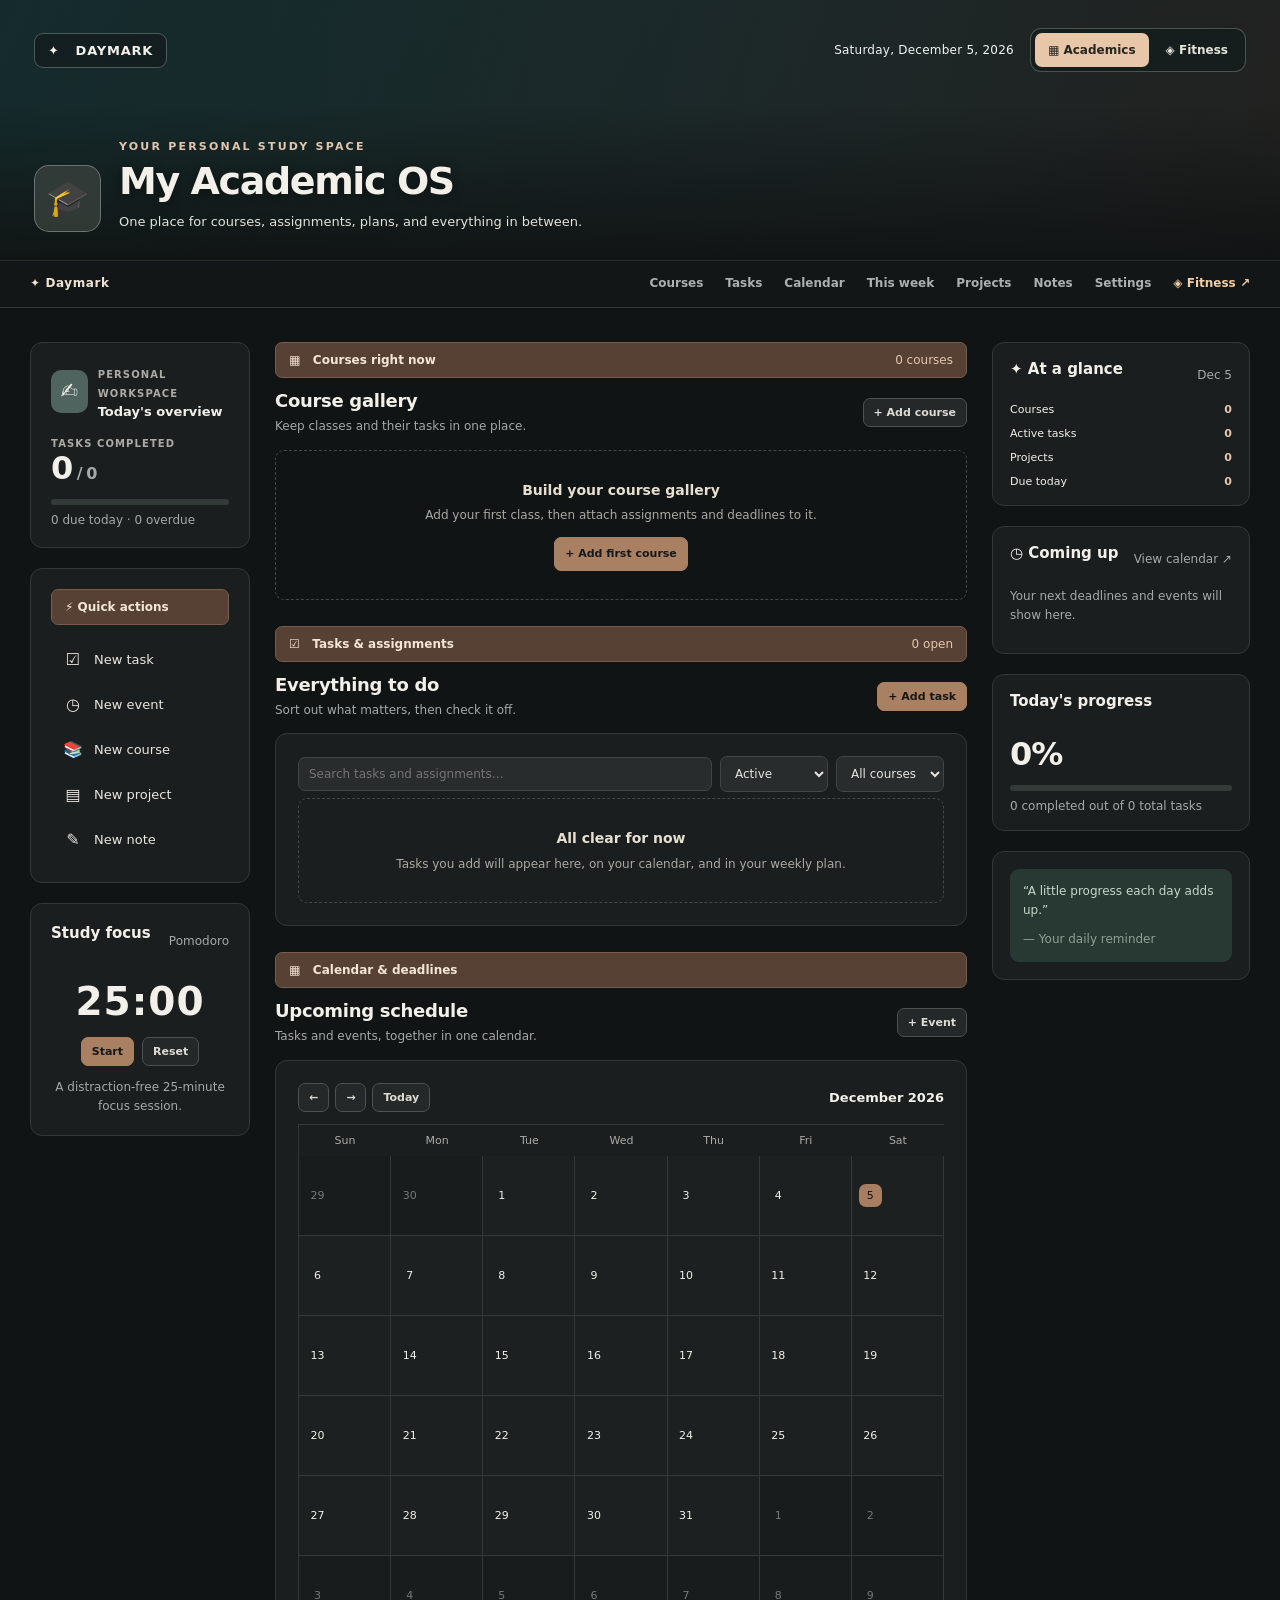
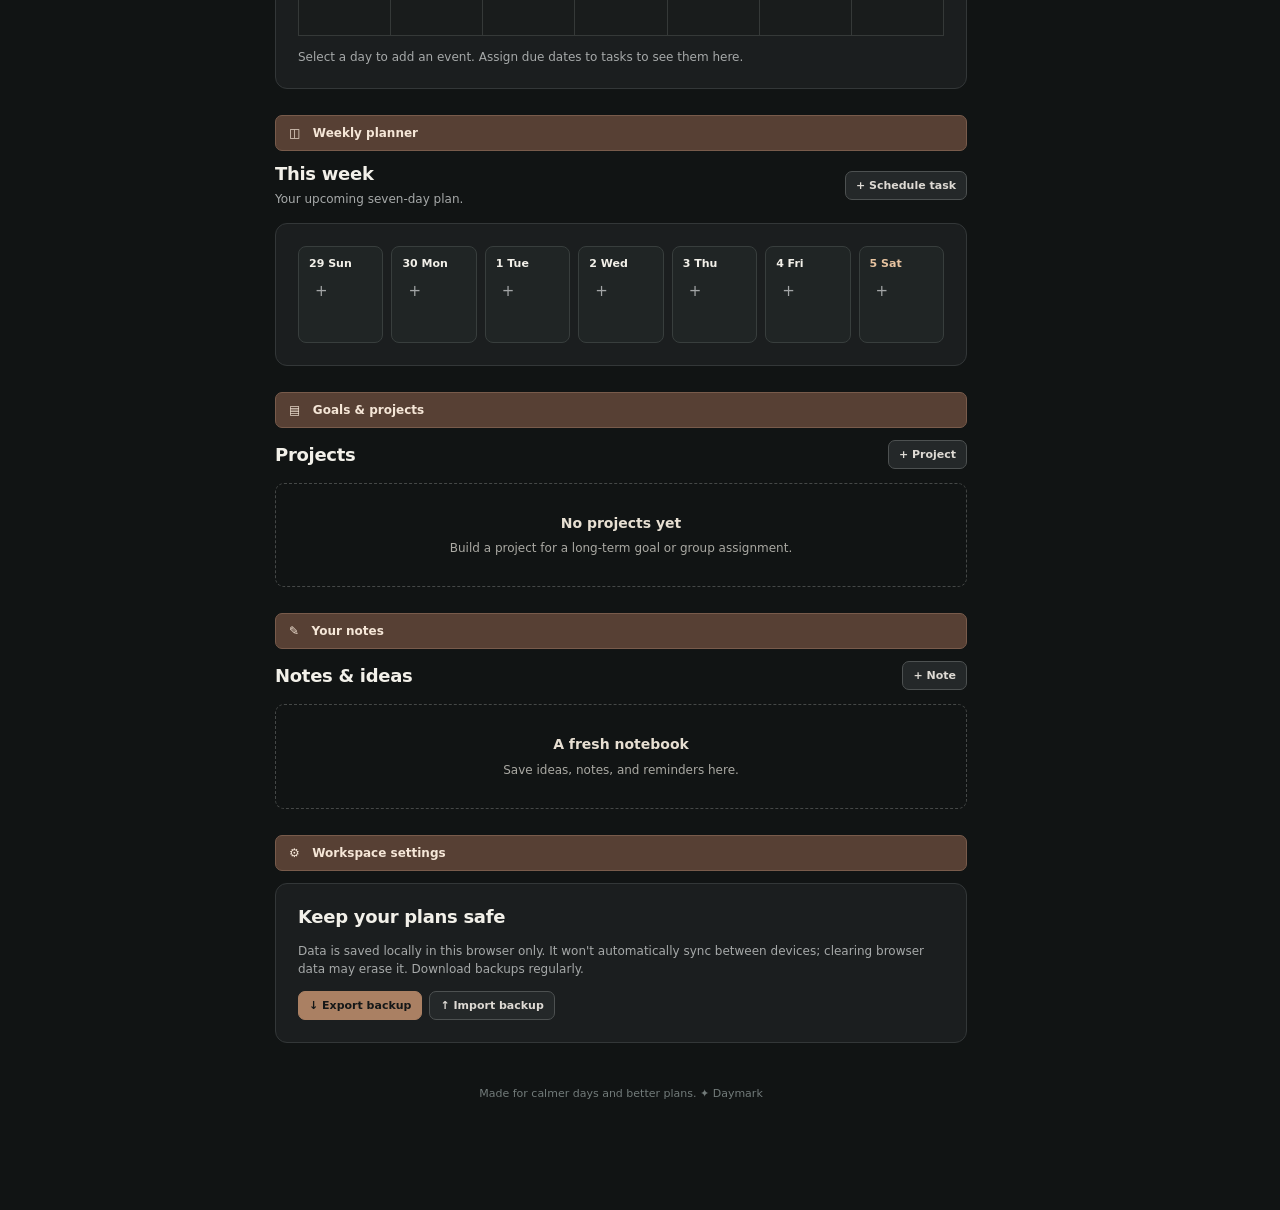
<file: index.html>
<!doctype html>
<html lang="en"><head><meta charset="utf-8"><meta name="viewport" content="width=device-width, initial-scale=1"><meta name="theme-color" content="#111414"><title>Daymark | My Academic Workspace</title><meta name="description" content="A calm, all-in-one personal academic planner for courses, assignments, events and tasks."><link rel="stylesheet" href="./style.css?v=20261105r3"></head>
<body>
<header class="cover" id="top"><div class="cover-inner"><div class="cover-top"><span class="site-mark">✦ &nbsp; DAYMARK</span><div class="cover-top-tools"><span class="cover-date" id="coverDate"></span><div class="academic-switcher" aria-label="Choose workspace"><a href="./index.html" class="active" aria-current="page">▦ Academics</a><a href="./fitness.html">◈ Fitness</a></div></div></div><div class="cover-title"><div class="cover-icon" aria-hidden="true">🎓</div><div><div class="eyebrow">Your personal study space</div><h1>My Academic OS</h1><p class="cover-sub">One place for courses, assignments, plans, and everything in between.</p></div></div></div></header>
<nav class="sticky" aria-label="Page sections"><div class="sticky-inner"><a class="mark" href="#top">✦ Daymark</a><a href="#courses">Courses</a><a href="#tasks">Tasks</a><a href="#calendar">Calendar</a><a href="#week">This week</a><a href="#projects">Projects</a><a href="#notes">Notes</a><a href="#settings">Settings</a><a href="./fitness.html" class="fitness-nav-link">◈ Fitness ↗</a></div></nav>
<main class="shell">
<aside class="left">
<section class="panel profile-box"><div class="profile"><div class="avatar">✍</div><div><span class="tiny-kicker">Personal workspace</span><strong>Today's overview</strong></div></div><div id="summary" style="margin-top:19px"></div></section>
<section class="panel quick"><div class="labelbar">⚡ Quick actions</div><div class="action-grid"><button class="action-btn" data-add="task"><span class="action-emoji">☑</span> New task</button><button class="action-btn" data-add="event"><span class="action-emoji">◷</span> New event</button><button class="action-btn" data-add="course"><span class="action-emoji">📚</span> New course</button><button class="action-btn" data-add="project"><span class="action-emoji">▤</span> New project</button><button class="action-btn" data-add="note"><span class="action-emoji">✎</span> New note</button></div></section>
<section class="panel"><div class="section-head"><h3>Study focus</h3><span class="muted text-small">Pomodoro</span></div><div class="focus-time" id="timerDisplay">25:00</div><div class="timer-buttons"><button class="small-button accent" id="timerStart">Start</button><button class="small-button" id="timerReset">Reset</button></div><p class="muted text-small" style="text-align:center;margin:12px 0 0">A distraction-free 25-minute focus session.</p></section>
</aside>
<div class="center">
<section class="section-anchor" id="courses"><div class="labelbar">▦ &nbsp; Courses right now <small id="courseCount"></small></div><div class="section-head"><div><h2>Course gallery</h2><p class="section-sub" style="margin:6px 0 0">Keep classes and their tasks in one place.</p></div><button class="small-button" data-add="course">+ Add course</button></div><div class="courses" id="courseGrid"></div></section>
<section class="section-anchor" id="tasks"><div class="labelbar">☑ &nbsp; Tasks & assignments <small id="taskCount"></small></div><div class="section-head"><div><h2>Everything to do</h2><p class="section-sub" style="margin:6px 0 0">Sort out what matters, then check it off.</p></div><button class="small-button accent" data-add="task">+ Add task</button></div><div class="panel wide-panel"><div class="task-tools"><input type="search" class="searchbox" id="taskSearch" placeholder="Search tasks and assignments…" aria-label="Search tasks"><select id="taskFilter" class="select-input" aria-label="Filter tasks"><option value="active">Active</option><option value="all">All tasks</option><option value="today">Due today</option><option value="overdue">Overdue</option><option value="done">Completed</option></select><select id="courseFilter" class="select-input" aria-label="Filter by course"><option value="">All courses</option></select></div><div id="taskList"></div></div></section>
<section class="section-anchor" id="calendar"><div class="labelbar">▦ &nbsp; Calendar & deadlines</div><div class="section-head"><div><h2>Upcoming schedule</h2><p class="section-sub" style="margin:6px 0 0">Tasks and events, together in one calendar.</p></div><button class="small-button" data-add="event">+ Event</button></div><div class="panel wide-panel"><div class="calendar-head"><div class="calendar-actions"><button class="small-button" data-cal="prev" aria-label="Previous month">←</button><button class="small-button" data-cal="next" aria-label="Next month">→</button><button class="small-button" data-cal="today">Today</button></div><div class="calendar-month" id="monthName"></div></div><div class="calendar-grid" id="monthGrid"></div><p class="muted text-small" style="margin:12px 0 0">Select a day to add an event. Assign due dates to tasks to see them here.</p></div></section>
<section class="section-anchor" id="week"><div class="labelbar">◫ &nbsp; Weekly planner</div><div class="section-head"><div><h2>This week</h2><p class="section-sub" style="margin:6px 0 0">Your upcoming seven-day plan.</p></div><button class="small-button" data-add="task">+ Schedule task</button></div><div class="panel wide-panel"><div class="week-strip" id="weekGrid"></div></div></section>
<section class="section-anchor" id="projects"><div class="labelbar">▤ &nbsp; Goals & projects</div><div class="section-head"><h2>Projects</h2><button class="small-button" data-add="project">+ Project</button></div><div class="project-list" id="projectGrid"></div></section>
<section class="section-anchor" id="notes"><div class="labelbar">✎ &nbsp; Your notes</div><div class="section-head"><h2>Notes & ideas</h2><button class="small-button" data-add="note">+ Note</button></div><div class="note-list" id="notesGrid"></div></section>
<section class="section-anchor" id="settings"><div class="labelbar">⚙ &nbsp; Workspace settings</div><div class="panel wide-panel"><h2>Keep your plans safe</h2><p class="muted text-small">Data is saved locally in this browser only. It won't automatically sync between devices; clearing browser data may erase it. Download backups regularly.</p><div class="tool-actions"><button class="small-button accent" data-settings="export">↓ Export backup</button><button class="small-button" data-settings="import">↑ Import backup</button></div><input id="backupFile" type="file" accept="application/json" class="hide"></div></section>
<div class="footer">Made for calmer days and better plans. ✦ Daymark</div>
</div>
<aside class="right">
<section class="panel"><div class="section-head"><h3>✦ At a glance</h3><span class="muted text-small" id="miniDate"></span></div><div class="personal-fields" id="glance"></div></section>
<section class="panel"><div class="section-head"><h3>◷ Coming up</h3><a href="#calendar" class="muted text-small">View calendar ↗</a></div><div id="upcoming"></div></section>
<section class="panel"><div class="section-head"><h3>Today's progress</h3></div><div class="mini-number" id="completion">0%</div><div class="mini-progress"><i id="completionBar" style="width:0%"></i></div><div class="muted text-small" id="completionText"></div></section>
<section class="panel"><div class="quote">“A little progress each day adds up.”<div style="margin-top:9px;opacity:.65">— Your daily reminder</div></div></section>
</aside>
</main><div id="modalRoot"></div><div id="toastRoot"></div><script src="./app.js?v=20261105r2" defer></script>
</body></html>
</file>
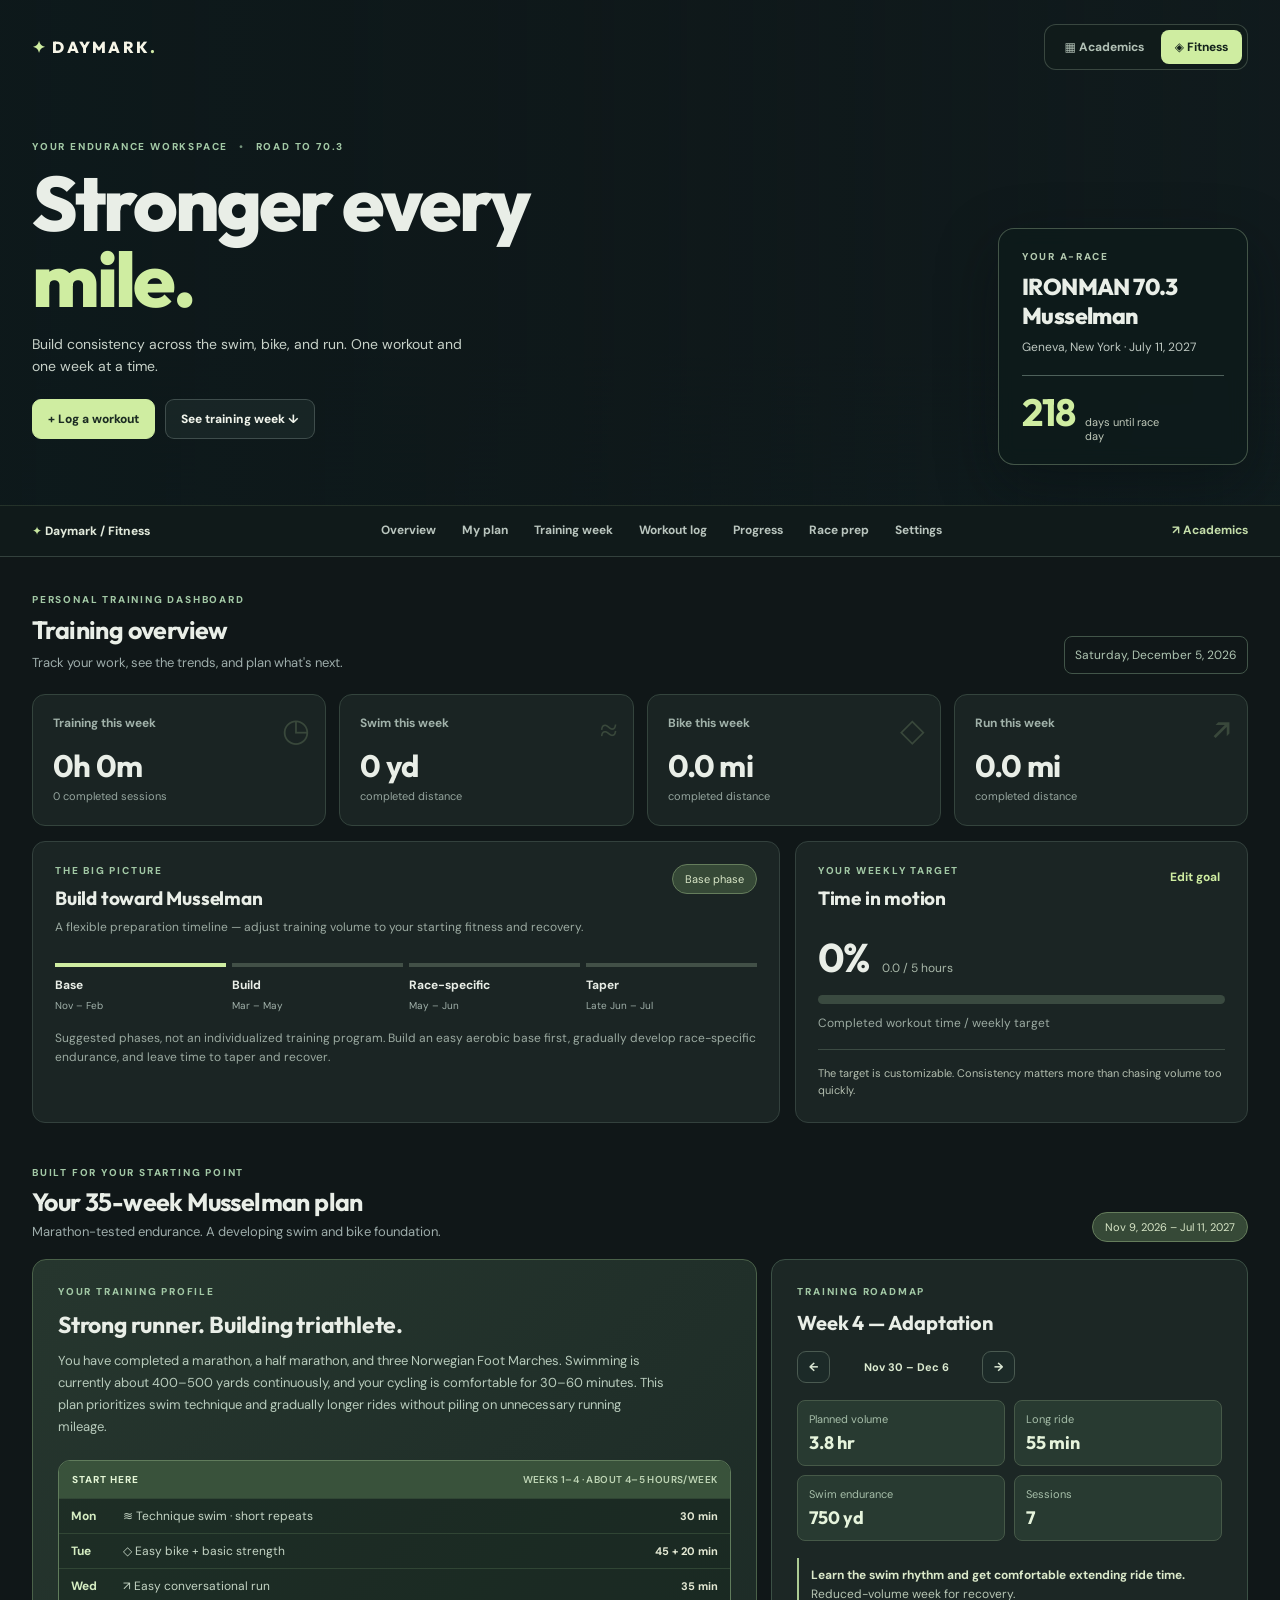
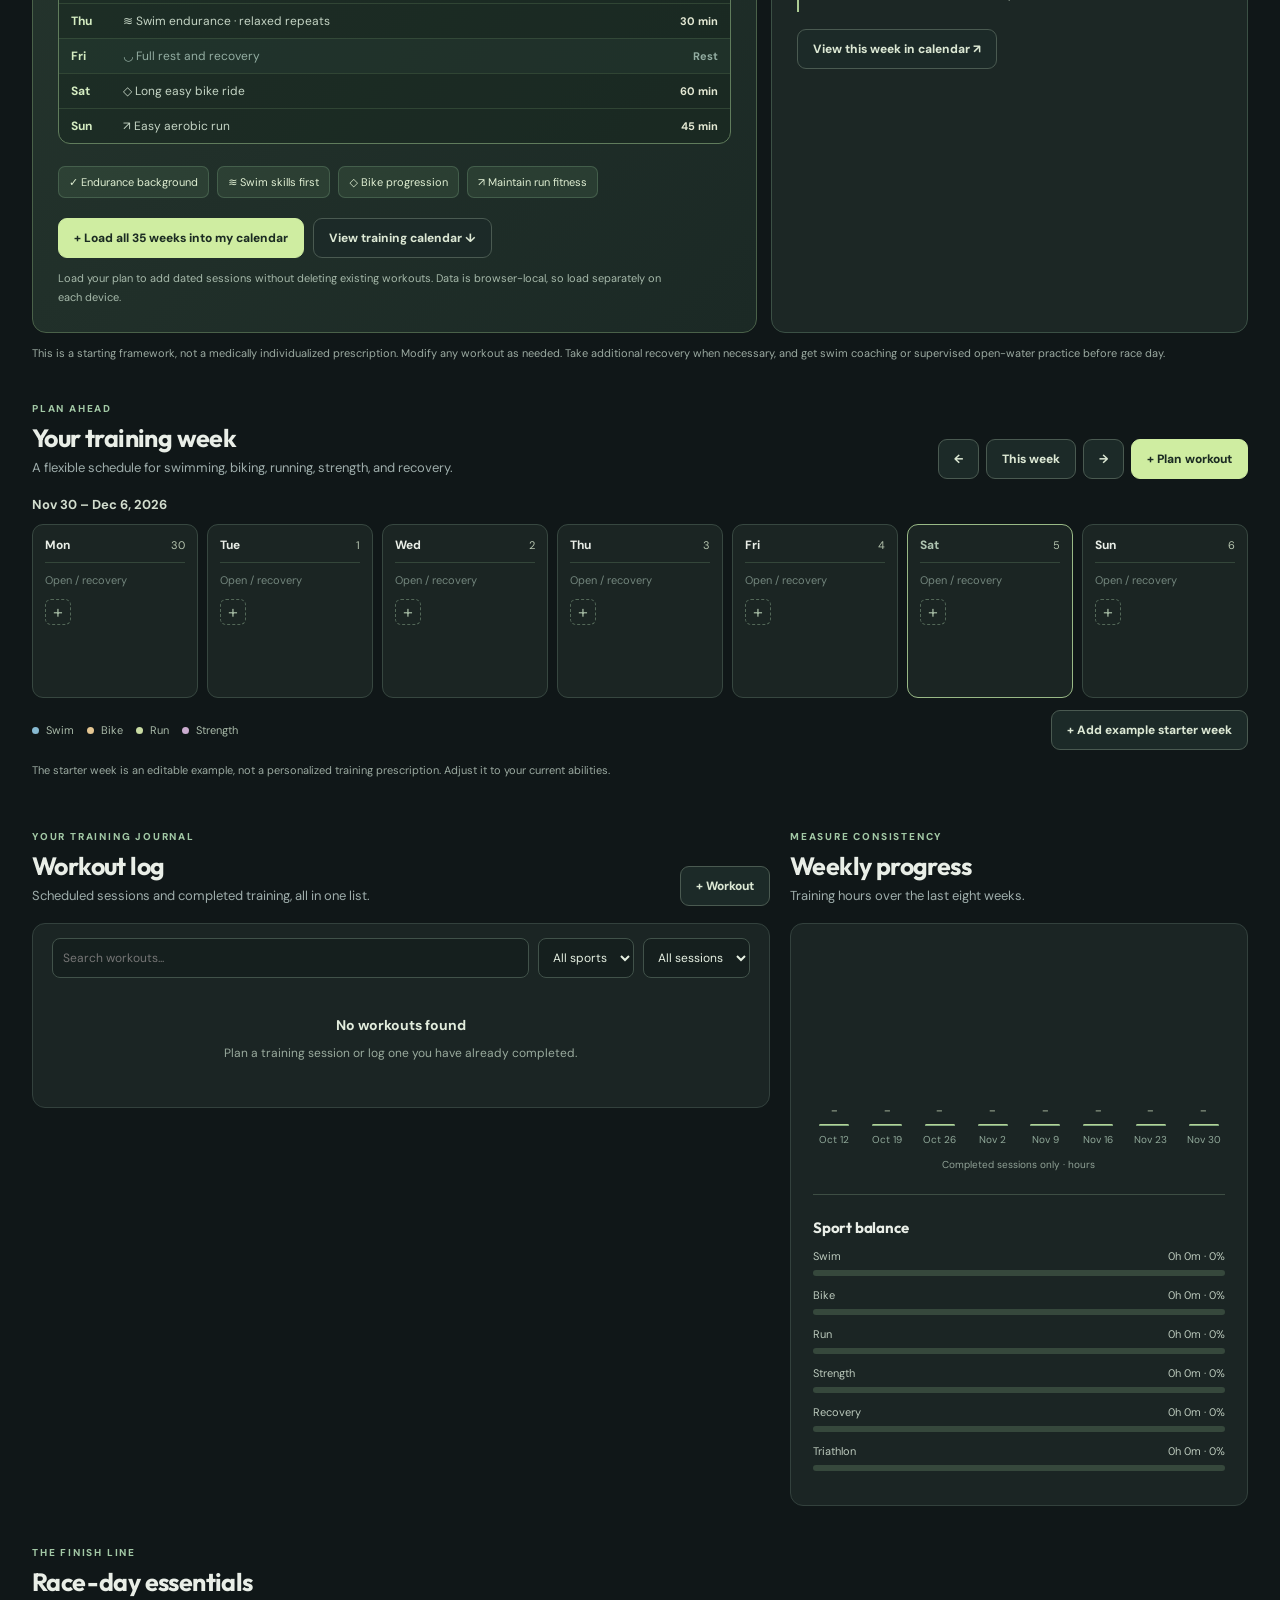
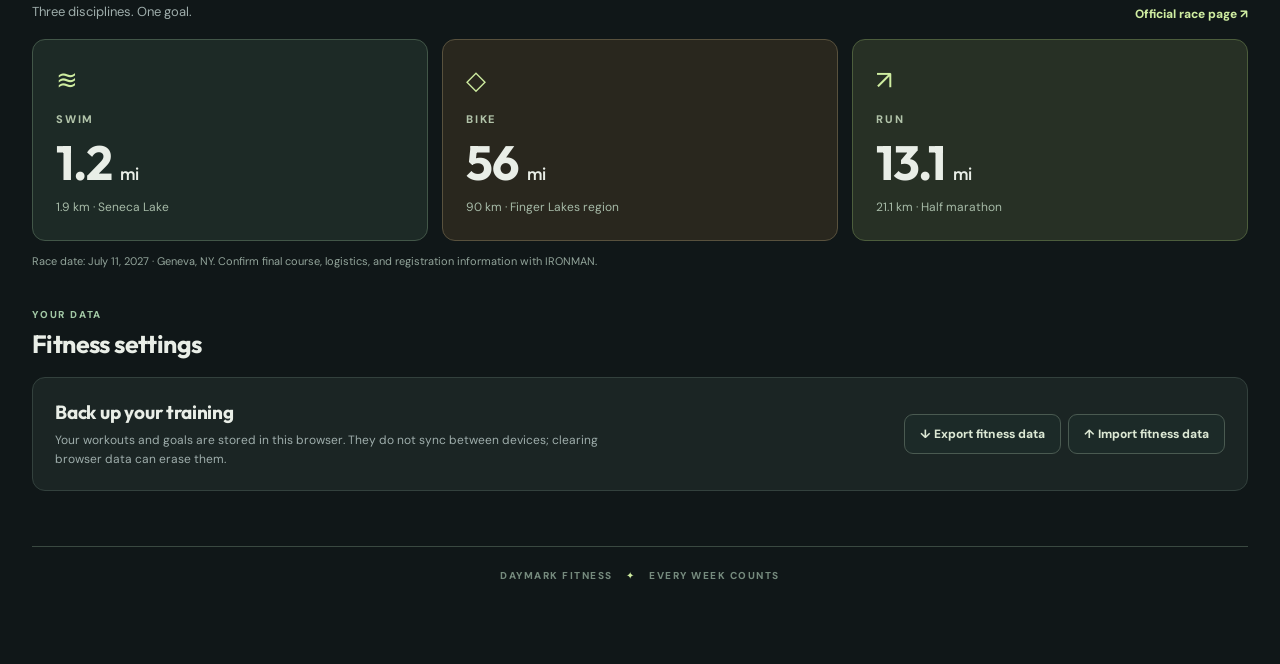
<file: fitness.html>
<!doctype html>
<html lang="en"><head><meta charset="utf-8"><meta name="viewport" content="width=device-width,initial-scale=1"><meta name="theme-color" content="#101a1b"><meta name="description" content="Train toward IRONMAN 70.3 Musselman 2027. Log swim, bike, run and strength workouts, plan your week and follow your progress."><title>Daymark Fitness — Musselman 70.3</title><link rel="stylesheet" href="./fitness.css?v=4"></head>
<body>
<header class="hero" id="top">
 <div class="hero-top"><div class="logo"><span class="logo-mark">✦</span> DAYMARK<span class="logo-dot">.</span></div><div class="workspace-tabs" aria-label="Choose workspace"><a href="./index.html">▦ Academics</a><a href="./fitness.html" class="selected" aria-current="page">◈ Fitness</a></div></div>
 <div class="hero-content"><div class="eyebrow">YOUR ENDURANCE WORKSPACE <span class="dot">•</span> ROAD TO 70.3</div><h1>Stronger every<br><em>mile.</em></h1><p>Build consistency across the swim, bike, and run. One workout and one week at a time.</p><div class="hero-actions"><button class="primary" data-add="workout">+ Log a workout</button><button class="quiet" data-scroll="schedule">See training week ↓</button></div></div>
 <div class="hero-event"><div class="event-type">YOUR A-RACE</div><div class="event-name">IRONMAN 70.3<br>Musselman</div><div class="event-details">Geneva, New York · July 11, 2027</div><div class="countdown"><strong id="countdownDays">—</strong><span>days until race day</span></div></div>
</header>
<nav class="subnav"><div class="subnav-inner"><div class="small-logo">✦ <span>Daymark / Fitness</span></div><a href="#overview">Overview</a><a href="#plan">My plan</a><a href="#schedule">Training week</a><a href="#workouts">Workout log</a><a href="#progress">Progress</a><a href="#race">Race prep</a><a href="#fitness-settings">Settings</a><a class="back-link" href="./index.html">↗ Academics</a></div></nav>
<main class="main">
 <div class="intro-row" id="overview"><div><div class="kicker">PERSONAL TRAINING DASHBOARD</div><h2>Training overview</h2><p>Track your work, see the trends, and plan what's next.</p></div><div class="today" id="todayDate"></div></div>
 <section class="metrics" aria-label="Training totals"><article class="metric"><span>Training this week</span><div><b id="metricHours">0h 0m</b><small id="metricSessions">0 sessions logged</small></div><div class="metric-decoration">◷</div></article><article class="metric"><span>Swim this week</span><div><b id="metricSwim">0 yd</b><small>completed distance</small></div><div class="metric-decoration">≈</div></article><article class="metric"><span>Bike this week</span><div><b id="metricBike">0 mi</b><small>completed distance</small></div><div class="metric-decoration">◇</div></article><article class="metric"><span>Run this week</span><div><b id="metricRun">0 mi</b><small>completed distance</small></div><div class="metric-decoration">↗</div></article></section>
 <div class="upper-grid">
   <section class="panel"><div class="section-title"><div><span class="kicker">THE BIG PICTURE</span><h3>Build toward Musselman</h3></div><span class="stage-pill" id="stagePill">Base phase</span></div><p class="small-muted">A flexible preparation timeline — adjust training volume to your starting fitness and recovery.</p><div class="phases" id="phaseTimeline"></div><p class="small-muted phase-note" id="phaseMessage"></p></section>
   <section class="panel goal-panel"><div class="section-title"><div><span class="kicker">YOUR WEEKLY TARGET</span><h3>Time in motion</h3></div><button class="text-button" data-action="goals">Edit goal</button></div><div class="goal-main"><strong id="goalProgress">0%</strong><span id="goalFraction">0 / 5 hours</span></div><div class="progress-track"><div id="goalBar"></div></div><div class="small-muted">Completed workout time / weekly target</div><div class="goal-help">The target is customizable. Consistency matters more than chasing volume too quickly.</div></section>
 </div>
 <section class="section personal-plan" id="plan">
 <div class="section-bar"><div><span class="kicker">BUILT FOR YOUR STARTING POINT</span><h2>Your 35-week Musselman plan</h2><p>Marathon-tested endurance. A developing swim and bike foundation.</p></div><span class="stage-pill">Nov 9, 2026 – Jul 11, 2027</span></div>
 <div class="plan-overview">
  <div class="plan-intro">
   <span class="kicker">YOUR TRAINING PROFILE</span>
   <h3>Strong runner. Building triathlete.</h3>
   <p>You have completed a marathon, a half marathon, and three Norwegian Foot Marches. Swimming is currently about 400–500 yards continuously, and your cycling is comfortable for 30–60 minutes. This plan prioritizes swim technique and gradually longer rides without piling on unnecessary running mileage.</p>
   <div class="starter-routine">
   <div class="routine-heading">START HERE <span>WEEKS 1–4 · ABOUT 4–5 HOURS/WEEK</span></div>
   <div class="routine-row"><b>Mon</b><span>≋ Technique swim · short repeats</span><strong>30 min</strong></div>
   <div class="routine-row"><b>Tue</b><span>◇ Easy bike + basic strength</span><strong>45 + 20 min</strong></div>
   <div class="routine-row"><b>Wed</b><span>↗ Easy conversational run</span><strong>35 min</strong></div>
   <div class="routine-row"><b>Thu</b><span>≋ Swim endurance · relaxed repeats</span><strong>30 min</strong></div>
   <div class="routine-row rest"><b>Fri</b><span>◡ Full rest and recovery</span><strong>Rest</strong></div>
   <div class="routine-row"><b>Sat</b><span>◇ Long easy bike ride</span><strong>60 min</strong></div>
   <div class="routine-row"><b>Sun</b><span>↗ Easy aerobic run</span><strong>45 min</strong></div>
  </div>
  <div class="plan-strengths"><span>✓ Endurance background</span><span>≋ Swim skills first</span><span>◇ Bike progression</span><span>↗ Maintain run fitness</span></div>
   <div class="plan-actions"><button class="primary" id="installPlan">+ Load all 35 weeks into my calendar</button><a class="outline plan-outline" href="#schedule">View training calendar ↓</a></div>
   <p class="small-muted" id="planInstallStatus">Your existing workout entries will be preserved. Planned sessions are added only once.</p>
  </div>
  <div class="plan-preview-panel">
   <span class="kicker">TRAINING ROADMAP</span><h3 id="planWeekHeading">Week 1 — Getting started</h3>
   <div class="plan-preview-controls"><button class="outline" id="planPrev" aria-label="Previous plan week">←</button><span id="planDateRange"></span><button class="outline" id="planNext" aria-label="Next plan week">→</button></div>
   <div class="preview-stats" id="planStats"></div>
   <div class="preview-milestone" id="planMilestone"></div>
   <button class="outline" id="viewPlanWeek">View this week in calendar ↗</button>
  </div>
 </div><p class="quiet-note">This is a starting framework, not a medically individualized prescription. Modify any workout as needed. Take additional recovery when necessary, and get swim coaching or supervised open-water practice before race day.</p>
</section>
<section class="section" id="schedule"><div class="section-bar"><div><span class="kicker">PLAN AHEAD</span><h2>Your training week</h2><p>A flexible schedule for swimming, biking, running, strength, and recovery.</p></div><div class="section-buttons"><button class="outline" data-action="week-prev" aria-label="Previous training week">←</button><button class="outline" data-action="week-today">This week</button><button class="outline" data-action="week-next" aria-label="Next training week">→</button><button class="primary" data-add="workout">+ Plan workout</button></div></div><div class="week-label" id="weekLabel"></div><div id="trainingWeek" class="training-week"></div><div class="weekly-footer"><div class="legend"><span><i class="swim-dot"></i> Swim</span><span><i class="bike-dot"></i> Bike</span><span><i class="run-dot"></i> Run</span><span><i class="strength-dot"></i> Strength</span></div><button class="outline" data-action="starter">+ Add example starter week</button></div><p class="quiet-note">The starter week is an editable example, not a personalized training prescription. Adjust it to your current abilities.</p></section>
 <div class="lower-grid">
 <section class="section" id="workouts"><div class="section-bar"><div><span class="kicker">YOUR TRAINING JOURNAL</span><h2>Workout log</h2><p>Scheduled sessions and completed training, all in one list.</p></div><button class="outline" data-add="workout">+ Workout</button></div><div class="panel log-panel"><div class="filters"><input id="workoutSearch" type="search" placeholder="Search workouts..." aria-label="Search workouts"><select id="sportFilter" aria-label="Filter workouts by sport"><option value="">All sports</option><option>Swim</option><option>Bike</option><option>Run</option><option>Strength</option><option>Recovery</option><option>Triathlon</option></select><select id="statusFilter" aria-label="Filter workouts by status"><option value="all">All sessions</option><option value="planned">Planned</option><option value="done">Completed</option></select></div><div id="workoutList"></div></div></section>
 <section class="section" id="progress"><div class="section-bar"><div><span class="kicker">MEASURE CONSISTENCY</span><h2>Weekly progress</h2><p>Training hours over the last eight weeks.</p></div></div><div class="panel progress-panel"><div id="hourChart" class="hour-chart" aria-label="Training hours in recent weeks"></div><div class="chart-foot">Completed sessions only · hours</div><div class="summary-divider"></div><h3>Sport balance</h3><div id="sportBreakdown"></div></div></section></div>
 <section class="section" id="race"><div class="section-bar"><div><span class="kicker">THE FINISH LINE</span><h2>Race-day essentials</h2><p>Three disciplines. One goal.</p></div><a class="text-link" target="_blank" rel="noopener noreferrer" href="https://in.usa.ironman.com/2027-ironman-703-musselman">Official race page ↗</a></div><div class="race-grid"><article class="race-tile"><div class="race-icon">≋</div><span>SWIM</span><strong>1.2 <small>mi</small></strong><p>1.9 km · Seneca Lake</p></article><article class="race-tile"><div class="race-icon">◇</div><span>BIKE</span><strong>56 <small>mi</small></strong><p>90 km · Finger Lakes region</p></article><article class="race-tile"><div class="race-icon">↗</div><span>RUN</span><strong>13.1 <small>mi</small></strong><p>21.1 km · Half marathon</p></article></div><div class="race-footnote">Race date: July 11, 2027 · Geneva, NY. Confirm final course, logistics, and registration information with IRONMAN.</div></section>
 <section class="section settings" id="fitness-settings"><div class="section-bar"><div><span class="kicker">YOUR DATA</span><h2>Fitness settings</h2></div></div><div class="panel settings-panel"><div><h3>Back up your training</h3><p>Your workouts and goals are stored in this browser. They do not sync between devices; clearing browser data can erase them.</p></div><div class="section-buttons"><button class="outline" data-action="export">↓ Export fitness data</button><button class="outline" data-action="import">↑ Import fitness data</button></div><input id="importFitness" class="hidden" type="file" accept="application/json"></div></section>
 <footer>DAYMARK FITNESS <span>✦</span> EVERY WEEK COUNTS</footer>
</main><div id="modalRoot"></div><div id="toastRoot" aria-live="polite"></div><script src="./fitness.js?v=5" defer></script><script src="./training-plan.js?v=3" defer></script>
</body></html>
</file>
<file: style.css>
:root{--bg:#111414;--surface:#1b1e1f;--surface2:#222627;--muted:#a6a9a9;--text:#f2f0e9;--line:#333738;--accent:#c79d79;--accent2:#e7c3a0;--green:#83b5a2;--red:#e0a1a1;--radius:12px;font-family:Inter,ui-sans-serif,system-ui,-apple-system,"Segoe UI",sans-serif;color:var(--text);background:var(--bg);font-synthesis:none}*{box-sizing:border-box}html{scroll-behavior:smooth;scroll-padding-top:80px}body{margin:0;min-height:100vh}button,input,textarea,select{font:inherit}button{cursor:pointer}button:focus-visible,a:focus-visible,input:focus-visible,select:focus-visible,textarea:focus-visible{outline:2px solid var(--accent2);outline-offset:3px}a{color:inherit;text-decoration:none}button{color:inherit}h1,h2,h3,h4,p{margin-top:0}h2{font-size:18px;letter-spacing:-.3px}h3{font-size:15px}p{line-height:1.55}small{font-size:12px}.muted{color:var(--muted)}.text-small{font-size:12px}.cover{height:260px;background:linear-gradient(0deg,#111414 0%,transparent 60%),linear-gradient(110deg,#183b40bb,#51464042),url("https://images.unsplash.com/photo-1464822759023-fed622ff2c3b?w=1800&q=85&auto=format&fit=crop") center 49%/cover;position:relative}.cover:after{content:"";position:absolute;inset:0;background:linear-gradient(90deg,#0e191444,transparent 65%)}.cover-inner{max-width:1410px;height:100%;margin:auto;padding:28px 34px;display:flex;flex-direction:column;justify-content:space-between;position:relative;z-index:1}.cover-top{display:flex;align-items:center;justify-content:space-between;gap:12px}.site-mark{font-size:13px;font-weight:700;letter-spacing:.06em;background:#141b1cb8;border:1px solid #ffffff42;padding:9px 13px;border-radius:9px}.cover-date{font-size:12px;color:#f1f4f4;letter-spacing:.02em}.cover-title{display:flex;align-items:end;gap:18px}.cover-icon{width:67px;height:67px;border-radius:15px;background:#3c453fbb;border:1px solid #ffffff4a;display:grid;place-items:center;font-size:35px;backdrop-filter:blur(8px)}.eyebrow{font-size:11px;text-transform:uppercase;color:#e5c6ad;letter-spacing:.2em;font-weight:700;margin-bottom:8px}.cover h1{font-size:38px;letter-spacing:-1.4px;line-height:1.08;margin:0 0 10px;text-shadow:0 2px 12px #0007}.cover-sub{font-size:13px;color:#e3e2dc;max-width:500px;margin:0}.sticky{position:sticky;top:0;background:#141717f4;border-top:1px solid #ffffff19;border-bottom:1px solid var(--line);backdrop-filter:blur(18px);z-index:4}.sticky-inner{max-width:1410px;margin:auto;padding:0 30px;display:flex;align-items:center;gap:22px;overflow-x:auto;scrollbar-width:none}.sticky-inner::-webkit-scrollbar{display:none}.sticky a{display:block;padding:15px 0;color:#acb0b0;font-size:12px;white-space:nowrap;border-bottom:2px solid transparent;font-weight:650}.sticky a:hover{color:#f4eee4;border-color:#c79d79}.sticky .mark{margin-right:auto;color:#f1e3d4;font-weight:750;letter-spacing:.05em}.shell{max-width:1410px;margin:0 auto;padding:34px 30px 110px;display:grid;grid-template-columns:220px minmax(0,1fr) 258px;column-gap:25px;align-items:start}.left,.right{display:flex;flex-direction:column;gap:20px}.left{position:sticky;top:80px}.center{min-width:0;display:flex;flex-direction:column;gap:26px}.right{position:sticky;top:80px}.panel{background:var(--surface);border:1px solid var(--line);border-radius:var(--radius);padding:20px;min-width:0}.panel.flat{background:transparent;border:0;padding:0}.labelbar{background:#574034;border:1px solid #785b4b;border-radius:7px;padding:10px 13px;font-size:12px;font-weight:750;color:#f5e6d7;display:flex;justify-content:space-between;align-items:center;gap:8px;margin-bottom:12px}.labelbar small{font-weight:450;color:#e4c7ad}.section-head{display:flex;justify-content:space-between;align-items:center;gap:10px;margin-bottom:14px}.section-head h2{margin:0}.section-sub{color:var(--muted);font-size:12px;margin:0 0 16px}.small-button{border:1px solid #4d5151;background:#242829;color:#dedad4;padding:7px 10px;border-radius:7px;font-size:11px;font-weight:650;transition:.16s}.small-button:hover{background:#343737;border-color:#9c7c68}.small-button.accent,.action-btn.accent{background:#aa8063;color:#151718;border-color:#aa8063}.small-button.accent:hover,.action-btn.accent:hover{background:#d5a983}.icon-btn{border:0;background:none;color:#a3a6a7;padding:4px 6px;border-radius:5px;font-size:15px}.icon-btn:hover{background:#343737;color:white}.action-btn{display:flex;align-items:center;gap:10px;width:100%;padding:12px 10px;background:transparent;border:1px solid transparent;color:#e9e6de;text-align:left;border-radius:8px;font-size:13px}.action-btn:hover{background:#292d2d;border-color:#3b4140}.action-emoji{width:22px;text-align:center;font-size:16px}.profile{display:flex;align-items:center;gap:10px}.avatar{width:43px;height:43px;display:grid;place-items:center;border-radius:10px;background:#4f635f;font-size:21px}.tiny-kicker{font-size:10px;letter-spacing:.11em;font-weight:700;color:#aeaaa5;text-transform:uppercase}.profile strong{display:block;font-size:13px;margin-top:3px}.mini-number{font-size:32px;font-weight:700;letter-spacing:-1px}.mini-progress{height:6px;background:#343a38;border-radius:50px;overflow:hidden;margin:12px 0 8px}.mini-progress i{display:block;height:100%;background:#a9b8a0;border-radius:50px}.courses{display:grid;grid-template-columns:repeat(2,minmax(0,1fr));gap:13px}.course-card{background:#202323;border:1px solid #373a39;border-radius:11px;overflow:hidden;min-width:0;transition:.2s}.course-card:hover{border-color:#9e846b;transform:translateY(-2px)}.course-visual{height:122px;position:relative;overflow:hidden;display:flex;align-items:center;justify-content:center;color:#e8ecdf}.course-visual:before{content:"";position:absolute;inset:0;background-image:linear-gradient(#ffffff0e 1px,transparent 1px),linear-gradient(90deg,#ffffff0e 1px,transparent 1px);background-size:21px 21px;transform:rotate(-9deg) scale(1.3)}.course-visual svg{position:relative;width:80%;height:90%;opacity:.85;filter:drop-shadow(0 2px 7px #0005)}.course-visual.one{background:linear-gradient(130deg,#273d42,#465953)}.course-visual.two{background:linear-gradient(130deg,#594636,#806951)}.course-visual.three{background:linear-gradient(130deg,#3b3f4a,#5e6575)}.course-visual.four{background:linear-gradient(130deg,#3a554f,#456e62)}.course-content{padding:13px}.course-title{font-size:13px;font-weight:730;display:flex;gap:8px;justify-content:space-between}.course-info{margin:7px 0;color:#adb0ad;font-size:11px}.course-footer{display:flex;align-items:center;justify-content:space-between;gap:6px;margin-top:10px}.pill{display:inline-block;font-size:10px;font-weight:700;padding:4px 7px;border-radius:5px;background:#384a43;color:#b4dcc9}.pill.gold{background:#564837;color:#e8c8a2}.pill.blue{background:#3a444d;color:#b8cbda}.progress-dots{display:flex;gap:3px}.progress-dots span{width:7px;height:7px;border-radius:50%;background:#3e4544}.progress-dots span.filled{background:#92baa0}.task-row{display:flex;align-items:flex-start;gap:11px;padding:13px 3px;border-bottom:1px solid #303535}.task-row:last-child{border-bottom:0}.task-row input[type=checkbox]{width:16px;height:16px;margin-top:2px;accent-color:#a4b79c;flex:none}.task-main{flex:1;min-width:0}.task-title{font-size:13px;font-weight:600;color:#eeeae5;overflow-wrap:anywhere}.completed .task-title{color:#868d8b;text-decoration:line-through}.task-meta{display:flex;gap:6px;flex-wrap:wrap;margin-top:6px;color:#a4a8a8;font-size:11px;align-items:center}.task-priority{color:#d8c3aa}.task-priority.high{color:#e3a1a1}.task-priority.low{color:#9fc3ac}.task-actions{display:flex;align-items:center}.task-tools{display:flex;gap:8px;align-items:center;flex-wrap:wrap;margin-bottom:6px}.searchbox,.select-input{background:#282c2c;border:1px solid #414545;color:#e6e3df;padding:9px 10px;border-radius:7px;font-size:12px;min-width:0}.searchbox{flex:1;min-width:125px}.select-input{max-width:150px}.empty{border:1px dashed #454847;padding:28px 14px;border-radius:9px;text-align:center;color:#aaa9a3;font-size:12px;line-height:1.6}.empty strong{display:block;font-size:14px;color:#e7dfd2;margin-bottom:5px}.highlight{color:#dfbca0}.agenda-item{border-left:2px solid #9c7963;padding:1px 0 2px 12px;margin:0 0 15px}.agenda-item strong{font-size:12px;display:block}.agenda-item p{font-size:11px;color:#aab0ac;margin:5px 0 0}.agenda-item.event{border-color:#88a89a}.focus-time{text-align:center;font-size:39px;letter-spacing:1px;font-variant-numeric:tabular-nums;font-weight:650;padding:8px 0 13px}.timer-buttons{display:flex;gap:8px;justify-content:center}.right h3{margin-bottom:11px}.right .panel{padding:17px}.personal-fields{display:grid;gap:11px}.personal-fields div{display:flex;justify-content:space-between;font-size:11px;gap:8px}.personal-fields b{color:#e5c6a9;font-weight:600}.quote{background:#283833;color:#c4d8cb;font-size:12px;line-height:1.6;padding:13px;border-radius:9px}.calendar-head{display:flex;align-items:center;justify-content:space-between;gap:10px;flex-wrap:wrap;margin-bottom:12px}.calendar-actions{display:flex;gap:6px;align-items:center}.calendar-month{font-size:13px;font-weight:700}.calendar-grid{display:grid;grid-template-columns:repeat(7,minmax(0,1fr));border-left:1px solid #353938;border-top:1px solid #353938}.week-label{text-align:center;font-size:11px;padding:9px 0;color:#acaca6}.cal-day{min-height:80px;border:0;border-right:1px solid #353938;border-bottom:1px solid #353938;background:#1c2020;text-align:left;padding:7px;min-width:0;overflow:hidden}.cal-day:hover{background:#2d3331}.cal-day.other{background:#191c1c;color:#747b78}.cal-day.today .day-num{background:#a77e62;color:#111414}.day-num{font-size:11px;display:inline-grid;place-items:center;width:23px;height:23px;border-radius:7px}.calendar-chip{display:block;overflow:hidden;text-overflow:ellipsis;white-space:nowrap;background:#564334;color:#efd2b3;border-radius:3px;padding:3px 4px;font-size:9px;margin-top:4px}.calendar-chip.event{background:#324a40;color:#bde0c9}.calendar-chip.done{opacity:.5;text-decoration:line-through}.week-strip{display:grid;grid-template-columns:repeat(7,minmax(0,1fr));gap:8px}.week-cell{background:#202525;border:1px solid #383e3d;border-radius:8px;padding:10px;min-height:97px;min-width:0}.week-cell strong{font-size:11px;display:block;margin-bottom:8px}.week-cell span{font-size:10px;color:#bcbbb2;display:block;margin:4px 0;overflow-wrap:anywhere}.project-list{display:grid;grid-template-columns:repeat(2,minmax(0,1fr));gap:12px}.project-tile,.note-tile{border-radius:9px;padding:17px;background:#232727;border:1px solid #3b4240}.project-tile p,.note-tile p{font-size:12px;color:#aab0aa;white-space:pre-wrap;overflow-wrap:anywhere}.project-meter{height:6px;background:#3a403d;border-radius:30px;overflow:hidden;margin:13px 0}.project-meter i{display:block;height:100%;background:#c9a58b;border-radius:30px}.note-list{display:grid;grid-template-columns:repeat(2,minmax(0,1fr));gap:12px}.note-tile h3,.project-tile h3{margin:0 0 10px}.tool-actions{display:flex;gap:7px;flex-wrap:wrap}.section-anchor{scroll-margin-top:85px}.wide-panel{padding:22px}.footer{text-align:center;color:#727b7a;font-size:11px;margin-top:18px}.modal-backdrop{position:fixed;inset:0;z-index:20;background:#090d0dcf;display:grid;place-items:center;padding:16px}.modal-box{background:#252929;border:1px solid #58605b;border-radius:14px;width:min(530px,100%);max-height:90vh;overflow:auto;box-shadow:0 20px 80px #0009;padding:23px}.modal-title{display:flex;align-items:center;justify-content:space-between;gap:12px;margin-bottom:20px}.modal-title h2{margin:0}.edit-form{display:grid;gap:13px}.edit-form label{display:grid;gap:6px;color:#bfc3be;font-size:12px;font-weight:600}.edit-form input,.edit-form textarea,.edit-form select{background:#1b2020;border:1px solid #4b5350;color:#f3efe9;padding:11px 12px;border-radius:8px;width:100%;min-width:0}.edit-form textarea{min-height:110px;resize:vertical}.form-pair{display:grid;grid-template-columns:1fr 1fr;gap:10px}.form-actions{display:flex;justify-content:space-between;gap:10px;margin-top:6px}.form-actions .end{display:flex;gap:8px}.toast{position:fixed;bottom:18px;right:18px;z-index:30;background:#293c34;color:#e6f2e7;padding:12px 16px;border-radius:9px;border:1px solid #678775;font-size:12px;box-shadow:0 8px 30px #0007}.hide{display:none!important}.section-rule{border:0;border-top:1px solid var(--line);margin:8px 0 2px}@media(max-width:1180px){.shell{grid-template-columns:190px minmax(0,1fr);gap:20px}.right{grid-column:2;position:static;display:grid;grid-template-columns:repeat(2,minmax(0,1fr))}.center{grid-column:2}.left{grid-row:1 / span 2}.shell{padding:24px 22px 70px}.right .panel:last-child{grid-column:span 2}}@media(max-width:800px){.cover{height:240px}.cover-inner{padding:20px}.cover h1{font-size:30px}.cover-icon{width:50px;height:50px;font-size:25px}.sticky-inner{padding:0 16px;gap:18px}.sticky .mark{display:none}.shell{display:flex;flex-direction:column;padding:18px 14px 60px;gap:20px}.left,.center,.right{width:100%;position:static}.left{display:grid;grid-template-columns:1fr 1fr;gap:12px}.left .quick{grid-column:1 / -1}.action-grid{display:grid;grid-template-columns:repeat(2,minmax(0,1fr))}.left .quick .action-btn{padding:9px}.right{display:grid;grid-template-columns:repeat(2,minmax(0,1fr));gap:12px}.right .panel:last-child{grid-column:1/-1}.section-anchor{scroll-margin-top:68px}}@media(max-width:520px){.cover{height:220px}.cover-title{gap:10px}.cover h1{font-size:28px}.cover-sub{font-size:11px}.cover-date{font-size:10px}.courses{gap:9px}.course-visual{height:95px}.course-content{padding:10px}.course-title{font-size:12px}.course-info{font-size:10px}.progress-dots span{width:5px;height:5px}.panel{padding:15px}.left{grid-template-columns:1fr}.left .quick{grid-column:auto}.left .profile-box{display:none}.right{grid-template-columns:1fr}.right .panel:last-child{grid-column:auto}.week-strip{overflow-x:auto;grid-template-columns:repeat(7,minmax(104px,1fr))}.week-label{font-size:9px}.cal-day{padding:4px;min-height:58px}.calendar-chip{font-size:8px;padding:2px}.calendar-chip:nth-of-type(n+3){display:none}.project-list,.note-list{grid-template-columns:1fr}.form-pair{grid-template-columns:1fr}.calendar-month{font-size:12px}.wide-panel{padding:14px}}
/* Workspace switcher: academics ⇄ fitness */
.cover-top-tools{display:flex;align-items:center;gap:16px;flex-wrap:wrap;justify-content:flex-end}.academic-switcher{display:flex;background:#141e1dcf;border:1px solid #98a58e64;padding:4px;border-radius:11px;gap:4px;backdrop-filter:blur(9px)}.academic-switcher a{color:#e5e4d9;font-size:12px;font-weight:750;padding:10px 13px;border-radius:7px;white-space:nowrap}.academic-switcher a.active{color:#242620;background:#e8c6a9}.academic-switcher a:hover:not(.active){background:#ffffff1c}.sticky a.fitness-nav-link{color:#f1cda8}@media(max-width:650px){.cover-top-tools .cover-date{display:none}.cover-inner{padding:17px}.academic-switcher a{padding:8px 9px;font-size:11px}.site-mark{font-size:11px;padding:8px 9px}}
</file>
<file: fitness.css>
@import url('https://fonts.googleapis.com/css2?family=DM+Sans:wght@400;500;600;700;800&family=Outfit:wght@400;500;600;700;800&display=swap');:root{font-family:"DM Sans",system-ui,sans-serif;background:#101718;color:#e9eee7;--bg:#101718;--panel:#1b2524;--panel2:#202b29;--border:#33413d;--muted:#9eadab;--lime:#cfeda1;--swim:#87bad1;--bike:#e4c692;--run:#c9dca3;--strength:#caaccf}*{box-sizing:border-box}html{scroll-behavior:smooth;scroll-padding-top:90px}body{margin:0;min-height:100vh}button,input,select,textarea{font:inherit}button{cursor:pointer}button:focus-visible,a:focus-visible,input:focus-visible,select:focus-visible,textarea:focus-visible{outline:2px solid var(--lime);outline-offset:3px}a{text-decoration:none;color:inherit}button{color:inherit}h1,h2,h3,h4,p{margin-top:0}h1,h2,h3{font-family:Outfit,"DM Sans",sans-serif}h2{font-size:25px;letter-spacing:-.6px;margin-bottom:7px}h3{font-size:19px;letter-spacing:-.2px;margin-bottom:5px}p{line-height:1.55}.hero{background:linear-gradient(90deg,#0d191bf2 0%,#0e181acb 44%,#10212654 100%),linear-gradient(0deg,#0f191a 0%,transparent 30%),url('https://images.unsplash.com/photo-1500530855697-b586d89ba3ee?w=1800&q=85&auto=format&fit=crop') center 56%/cover;min-height:425px;position:relative;border-bottom:1px solid #54644a54}.hero-top{max-width:1320px;margin:auto;padding:24px 32px;display:flex;align-items:center;justify-content:space-between;gap:15px;position:relative;z-index:1}.logo{font-family:Outfit,sans-serif;letter-spacing:.14em;font-size:16px;font-weight:800;color:#f6f5e7}.logo-mark{color:var(--lime)}.logo-dot{color:#cde6a4}.workspace-tabs{background:#111c1bca;border:1px solid #92a89250;border-radius:12px;padding:5px;display:flex;gap:3px}.workspace-tabs a{font-size:12px;font-weight:750;color:#b1c0b5;padding:9px 14px;border-radius:8px;white-space:nowrap}.workspace-tabs a:hover{color:white}.workspace-tabs .selected{color:#14221c;background:var(--lime)}.hero-content{max-width:1320px;padding:46px 32px 66px;margin:auto;position:relative;z-index:1}.eyebrow,.kicker{font-weight:800;letter-spacing:.18em;font-size:10px;color:#a2c8a5}.eyebrow .dot{padding:0 7px;opacity:.7}.hero h1{font-size:clamp(47px,6vw,82px);font-weight:800;letter-spacing:-3px;line-height:.99;margin:12px 0 17px}.hero h1 em{color:var(--lime);font-style:normal}.hero-content p{font-size:14px;color:#c8d2c9;max-width:430px;margin-bottom:22px}.hero-actions{display:flex;gap:10px;flex-wrap:wrap}.primary,.quiet,.outline{border-radius:9px;padding:11px 15px;font-size:12px;font-weight:800;transition:.17s}.primary{border:1px solid var(--lime);background:var(--lime);color:#1b2b22}.primary:hover{background:#e4f9c0}.quiet{border:1px solid #8c9b9657;background:#1d2b2bb2;color:#f0f4eb}.quiet:hover{background:#31413d}.outline{background:#1c2a28;border:1px solid #4a5a51;color:#dce8d4}.outline:hover{border-color:var(--lime);background:#293c34}.hero-event{position:absolute;right:max(32px,calc((100vw - 1320px)/2 + 32px));bottom:40px;width:250px;background:#0d1b1bdc;border:1px solid #a5bc985c;padding:21px 23px;border-radius:16px;backdrop-filter:blur(9px);box-shadow:0 20px 60px #080e106b}.event-type{color:#b3c9af;font-weight:800;letter-spacing:.17em;font-size:10px}.event-name{font-family:Outfit,sans-serif;font-size:23px;font-weight:800;letter-spacing:-.6px;margin:9px 0}.event-details{font-size:12px;color:#bdc7c0}.countdown{display:flex;align-items:baseline;gap:10px;margin-top:20px;border-top:1px solid #4e615b;padding-top:12px}.countdown strong{font-family:Outfit;font-size:38px;letter-spacing:-1px;color:var(--lime)}.countdown span{font-size:11px;color:#c1cabb;max-width:85px}.subnav{position:sticky;top:0;z-index:10;background:#111b1bf2;backdrop-filter:blur(16px);border-bottom:1px solid var(--border)}.subnav-inner{display:flex;align-items:center;gap:26px;max-width:1320px;margin:auto;padding:0 32px;overflow-x:auto;scrollbar-width:none}.subnav-inner::-webkit-scrollbar{display:none}.subnav a{white-space:nowrap;padding:16px 0;color:#b9c5be;font-weight:700;font-size:12px;border-bottom:2px solid transparent}.subnav a:hover{border-color:var(--lime);color:#f4f7ed}.small-logo{font-size:12px;color:#c7e6a0;font-weight:800;white-space:nowrap;margin-right:auto}.small-logo span{color:#e1e9db}.subnav .back-link{color:#c4ddaa;margin-left:auto}.main{max-width:1320px;margin:auto;padding:36px 32px 60px}.intro-row{display:flex;align-items:end;justify-content:space-between;gap:12px;margin-bottom:20px}.intro-row .kicker{margin-bottom:8px}.intro-row p,.section-bar p{font-size:13px;color:var(--muted);margin:4px 0 0}.today{font-size:12px;color:#afc5b2;border:1px solid #425549;border-radius:8px;padding:10px;white-space:nowrap}.metrics{display:grid;grid-template-columns:repeat(4,minmax(0,1fr));gap:13px}.metric{background:#1a2423;border:1px solid #34443d;border-radius:13px;min-height:132px;padding:20px;position:relative;overflow:hidden;display:flex;flex-direction:column;justify-content:space-between}.metric>span{font-size:12px;color:#a1b2aa;font-weight:700}.metric b{display:block;font-family:Outfit;font-size:31px;letter-spacing:-.8px;line-height:1.1}.metric small{color:#95a59e;font-size:11px}.metric-decoration{position:absolute;font-family:Outfit;right:15px;top:14px;font-size:32px;color:#aac99138}.upper-grid{display:grid;grid-template-columns:minmax(0,1.65fr) minmax(300px,1fr);gap:15px;margin:15px 0 43px}.panel{border:1px solid var(--border);background:var(--panel);border-radius:13px;padding:22px;min-width:0}.section-title{display:flex;align-items:start;justify-content:space-between;gap:10px}.section-title .kicker{display:block;margin-bottom:9px}.section-title h3{margin-bottom:8px}.small-muted,.quiet-note{font-size:12px;color:#9baaa1;line-height:1.6}.stage-pill{font-size:11px;color:#d8e6c7;border:1px solid #657d5c;background:#364937;border-radius:100px;padding:7px 12px;white-space:nowrap}.phases{display:grid;grid-template-columns:repeat(4,1fr);gap:6px;margin:26px 0 15px}.phase{border-top:4px solid #425047;padding-top:10px}.phase.active{border-color:var(--lime)}.phase.past{border-color:#7eaa86}.phase strong{display:block;font-size:12px}.phase span{font-size:10px;color:#a1b1aa}.phase-note{margin:0}.text-button{border:0;background:none;color:var(--lime);font-weight:700;font-size:12px;padding:5px}.goal-main{display:flex;align-items:baseline;gap:13px;margin:14px 0 13px}.goal-main strong{font-family:Outfit;font-size:40px;letter-spacing:-1.3px}.goal-main span{font-size:12px;color:#a9b8a9}.progress-track{background:#3a4a40;border-radius:100px;height:9px;overflow:hidden;margin-bottom:10px}.progress-track div{width:0;height:100%;background:var(--lime);border-radius:100px}.goal-help{font-size:11px;line-height:1.6;margin-top:16px;padding-top:15px;color:#b3beaf;border-top:1px solid #3c4b43}.section{margin-top:40px;scroll-margin-top:92px}.section-bar{display:flex;align-items:end;justify-content:space-between;gap:18px;flex-wrap:wrap;margin-bottom:17px}.section-bar .kicker{display:block;margin-bottom:7px}.section-bar h2{margin:0}.section-buttons{display:flex;gap:7px;align-items:center;flex-wrap:wrap}.week-label{font-weight:700;font-size:13px;margin:16px 0 11px;color:#d2ddce}.training-week{display:grid;grid-template-columns:repeat(7,minmax(0,1fr));gap:9px}.training-day{min-height:174px;background:#1b2523;border:1px solid #374740;border-radius:11px;padding:12px;min-width:0}.training-day.today{border-color:#99b986}.day-top{display:flex;align-items:center;justify-content:space-between;gap:6px;padding-bottom:9px;border-bottom:1px solid #34463a;margin-bottom:9px}.day-top b{font-size:12px}.day-top span{font-size:11px;color:#b5c4ae}.session-card{border-left:3px solid var(--swim);background:#27322f;border-radius:5px;padding:8px 8px;margin-bottom:8px;display:block;width:100%;text-align:left;font-size:11px}.session-card:hover{background:#32413b}.session-card.bike{border-color:var(--bike)}.session-card.run{border-color:var(--run)}.session-card.strength{border-color:var(--strength)}.session-card.recovery{border-color:#98a8a4}.session-card .session-title{font-weight:700;display:block;overflow-wrap:anywhere}.session-card small{font-size:10px;color:#b1bfb4;margin-top:5px;display:block}.session-card.completed .session-title{text-decoration:line-through;opacity:.6}.day-add{display:inline-flex;align-items:center;justify-content:center;border:1px dashed #536858;border-radius:6px;background:transparent;color:#9eb39d;font-size:18px;width:26px;height:26px}.day-add:hover{color:#e8f7d0;border-color:#c5e5a7}.rest-day{font-size:11px;color:#73867d;margin-bottom:10px}.weekly-footer{display:flex;justify-content:space-between;align-items:center;gap:14px;margin-top:12px;flex-wrap:wrap}.legend{display:flex;gap:13px;flex-wrap:wrap}.legend span{font-size:11px;color:#a8b9a8}.legend i{display:inline-block;border-radius:50%;width:7px;height:7px;background:var(--swim);margin-right:4px}.legend .bike-dot{background:var(--bike)}.legend .run-dot{background:var(--run)}.legend .strength-dot{background:var(--strength)}.quiet-note{font-size:11px;margin-top:12px}.lower-grid{display:grid;grid-template-columns:minmax(0,1.45fr) minmax(280px,.9fr);gap:20px;align-items:start}.lower-grid .section{min-width:0}.filters{display:flex;gap:9px;margin-bottom:6px}.filters input,.filters select{font-size:12px;color:#e6f0e2;background:#151f1e;border:1px solid #41524a;border-radius:8px;padding:10px;min-width:0}.filters input{flex:1;width:35%}.filters select{max-width:135px}.log-panel{padding:14px 19px}.workout-row{display:flex;align-items:center;gap:12px;border-bottom:1px solid #34443f;padding:13px 2px}.workout-row:last-child{border-bottom:0}.workout-check{accent-color:#bbdc9c;width:18px;height:18px;flex-shrink:0}.workout-symbol{width:33px;height:33px;border-radius:9px;display:grid;place-items:center;background:#314951;color:var(--swim);font-weight:800;flex-shrink:0}.workout-symbol.bike{background:#483e30;color:var(--bike)}.workout-symbol.run{background:#354833;color:var(--run)}.workout-symbol.strength{background:#47354d;color:var(--strength)}.workout-symbol.recovery{background:#343c3a;color:#b8c5bc}.workout-details{flex:1;min-width:0}.workout-details strong{font-size:12px;display:block;overflow-wrap:anywhere}.workout-details small{font-size:11px;color:#9ba99f;display:block;margin-top:4px}.workout-details.done strong{text-decoration:line-through;color:#91a49a}.tag{font-size:10px;color:#a7bba8;border:1px solid #506352;border-radius:20px;padding:5px 8px;white-space:nowrap}.tag.done{color:var(--lime);border-color:#799970}.icon-btn{border:0;background:transparent;color:#a9bab0;padding:7px;border-radius:6px;font-size:16px}.icon-btn:hover{background:#324139;color:white}.empty{text-align:center;font-size:12px;color:#99aa9d;padding:30px 15px;line-height:1.7}.empty b{display:block;color:#e2eddd;font-size:14px;margin-bottom:5px}.progress-panel h3{font-size:15px}.hour-chart{height:200px;display:grid;grid-template-columns:repeat(8,minmax(0,1fr));align-items:end;gap:10px;padding-top:20px}.chart-column{height:100%;display:flex;flex-direction:column;align-items:center;justify-content:flex-end;gap:7px;min-width:0}.chart-column .chart-bar{width:70%;max-width:37px;min-height:2px;border-radius:5px 5px 2px 2px;background:linear-gradient(#cce9a1,#668f74)}.chart-column .chart-value{font-size:10px;color:#d3e4c4}.chart-column .chart-label{font-size:10px;color:#91a99a;white-space:nowrap}.chart-foot{text-align:center;color:#8fa095;font-size:10px;margin:12px 0 5px}.summary-divider{border-top:1px solid #3e4e44;margin:23px 0}.sport-balance{margin:12px 0}.sport-balance .balance-top{display:flex;justify-content:space-between;color:#bbc9bc;font-size:11px;margin-bottom:7px}.sport-balance .balance-bar{height:6px;background:#36483c;border-radius:20px;overflow:hidden}.sport-balance .balance-bar i{display:block;height:100%;border-radius:20px}.race-grid{display:grid;grid-template-columns:repeat(3,minmax(0,1fr));gap:14px}.race-tile{background:#1d2a26;border:1px solid #425648;border-radius:13px;padding:23px;position:relative;overflow:hidden}.race-tile:nth-child(2){background:#29271e;border-color:#58513d}.race-tile:nth-child(3){background:#273025;border-color:#4c5d3c}.race-icon{font-size:26px;color:var(--lime);margin-bottom:15px}.race-tile>span{font-size:11px;letter-spacing:.16em;color:#b1c3a9;font-weight:800;display:block}.race-tile strong{font-family:Outfit,sans-serif;display:block;font-size:48px;letter-spacing:-1px;margin:6px 0}.race-tile strong small{font-size:18px;font-weight:500}.race-tile p{font-size:12px;color:#a6baa7;margin:0}.text-link{font-size:12px;color:var(--lime);font-weight:800}.race-footnote{font-size:11px;color:#92a49a;margin-top:13px}.settings-panel{display:flex;justify-content:space-between;gap:20px;align-items:center}.settings-panel h3{margin-bottom:7px}.settings-panel p{color:var(--muted);font-size:12px;max-width:550px;margin-bottom:0}.hidden{display:none!important}footer{border-top:1px solid #3a4941;margin-top:55px;padding:22px 0;text-align:center;color:#758a7d;letter-spacing:.15em;font-size:10px;font-weight:800}footer span{color:var(--lime);padding:0 10px}.modal-backdrop{inset:0;position:fixed;z-index:50;display:grid;place-items:center;background:#08100fe6;padding:18px}.modal{width:min(520px,100%);max-height:90vh;overflow-y:auto;background:#21302b;border:1px solid #677968;border-radius:15px;padding:24px;box-shadow:0 25px 90px #000a}.modal-top{display:flex;justify-content:space-between;align-items:center;margin-bottom:21px}.modal-top h2{font-size:21px;margin:0}.form{display:grid;gap:13px}.form label{font-size:12px;color:#cad8c5;font-weight:700;display:grid;gap:6px}.form input,.form select,.form textarea{background:#14201e;border:1px solid #506456;border-radius:8px;padding:10px 12px;color:#eaf4e7;width:100%;min-width:0}.form textarea{min-height:94px;resize:vertical}.form-row{display:grid;grid-template-columns:1fr 1fr;gap:11px}.form-actions{display:flex;align-items:center;justify-content:space-between;gap:12px;margin-top:13px}.form-actions .right-buttons{display:flex;gap:9px}.form-actions .delete{color:#e7b3ad;border-color:#795753}.toast{position:fixed;bottom:23px;right:23px;z-index:70;background:#3c6043;border:1px solid #a8d59a;border-radius:9px;color:#e6f6da;padding:12px 17px;font-size:12px;box-shadow:0 10px 50px #0008}@media(min-width:1400px){.hero{min-height:460px}}@media(max-width:1000px){.hero-event{right:25px;bottom:30px}.hero-content{padding-bottom:70px}.metrics{grid-template-columns:repeat(2,minmax(0,1fr))}.upper-grid{grid-template-columns:1fr}.training-week{grid-template-columns:repeat(7,minmax(130px,1fr));overflow-x:auto}.lower-grid{grid-template-columns:1fr}.hour-chart{height:165px}}@media(max-width:700px){.hero{min-height:0}.hero-top{padding:18px 18px}.hero-content{padding:35px 18px 30px}.hero h1{font-size:51px}.hero-event{position:relative;bottom:auto;right:auto;margin:0 18px 22px;width:auto;max-width:410px}.hero-event .countdown{margin-top:10px}.subnav-inner{padding:0 16px;gap:20px}.small-logo{display:none}.main{padding:25px 15px 55px}.intro-row{align-items:start}.today{display:none}.metrics{gap:8px}.metric{min-height:112px;padding:14px}.metric b{font-size:27px}.section{margin-top:34px}.section-bar h2{font-size:22px}.race-grid{gap:8px}.race-tile{padding:13px}.race-tile strong{font-size:34px}.race-tile strong small{font-size:13px}.race-tile p{font-size:10px}.filters{flex-wrap:wrap}.filters input{width:100%;flex-basis:100%}.filters select{max-width:none;flex:1}.settings-panel{display:block}.settings-panel .section-buttons{margin-top:16px}}@media(max-width:470px){.hero h1{font-size:45px}.workspace-tabs a{font-size:11px;padding:9px}.metrics .metric b{font-size:24px}.phases{grid-template-columns:repeat(2,1fr);gap:13px}.section-buttons .primary{width:100%}.race-tile strong{font-size:30px}.race-tile{padding:11px}.form-row{grid-template-columns:1fr}.goal-main strong{font-size:35px}.tag{display:none}}
/* Personalized Musselman plan and weekly roadmap */
.personal-plan{scroll-margin-top:92px}.plan-overview{display:grid;grid-template-columns:minmax(0,1.4fr) minmax(270px,.92fr);gap:14px}.plan-intro,.plan-preview-panel{background:linear-gradient(135deg,#26362e,#1b2925);border:1px solid #4a6149;border-radius:14px;padding:25px;min-width:0}.plan-preview-panel{background:#1c2725;border-color:#3b5045}.plan-intro .kicker,.plan-preview-panel .kicker{display:block;margin-bottom:12px}.plan-intro h3{font-family:Outfit,sans-serif;font-size:23px;margin:0 0 11px}.plan-intro p{color:#b8cbbc;font-size:13px;max-width:610px;line-height:1.7}.plan-strengths{display:flex;gap:8px;flex-wrap:wrap;margin:20px 0}.plan-strengths span{font-size:11px;color:#e0efd3;border:1px solid #62836777;background:#4d6b5047;padding:8px 10px;border-radius:7px}.plan-actions{display:flex;gap:9px;align-items:center;flex-wrap:wrap;margin:19px 0 11px}.plan-outline{display:inline-block}.plan-intro #planInstallStatus{font-size:11px;margin:11px 0 0;color:#a6b9aa}.plan-preview-panel h3{font-size:20px;margin:5px 0 16px}.plan-preview-controls{display:flex;align-items:center;gap:11px;margin-bottom:17px}.plan-preview-controls span{font-size:11px;color:#dcebd1;font-weight:700;min-width:130px;text-align:center}.plan-preview-controls button{padding:7px 11px}.plan-preview-controls button:disabled{opacity:.3;cursor:default}.preview-stats{display:grid;grid-template-columns:1fr 1fr;gap:9px}.preview-stats div{background:#283a31;border:1px solid #465948;border-radius:8px;padding:11px}.preview-stats span{font-size:11px;color:#a6bea9;display:block}.preview-stats strong{display:block;margin-top:5px;font-family:Outfit,sans-serif;font-size:18px;color:#e6f4dc}.preview-milestone{font-size:12px;color:#b6c5b3;line-height:1.6;border-left:2px solid #accb93;padding:8px 0 8px 12px;margin:17px 0}.preview-milestone strong{color:#dbe9ca}.personal-plan button:disabled{opacity:.55;cursor:default}.session-card.triathlon{border-color:#dceca4;background:#344533}.workout-symbol.triathlon{color:#dceca4;background:#465539}@media(max-width:950px){.plan-overview{grid-template-columns:1fr}.plan-intro,.plan-preview-panel{padding:20px}}@media(max-width:560px){.plan-intro,.plan-preview-panel{padding:16px}.plan-actions .primary{width:100%}.plan-actions .outline{width:100%;text-align:center}.plan-intro h3{font-size:21px}}

/* Beginner-friendly first month workout routine */
.starter-routine{border:1px solid #607c5c;background:#16251c6e;border-radius:12px;overflow:hidden;margin:22px 0}.routine-heading{font-size:10px;letter-spacing:.1em;color:#e3f5d5;font-weight:800;padding:12px 13px;background:#39523b}.routine-heading span{float:right;color:#bfd5b6;font-weight:600;letter-spacing:.04em}.routine-row{display:grid;grid-template-columns:42px minmax(0,1fr) 89px;gap:10px;align-items:center;border-top:1px solid #47604680;padding:9px 12px;font-size:12px}.routine-row:first-of-type{border-top:0}.routine-row b{color:#d5edc2}.routine-row span{color:#c4d4c4}.routine-row strong{font-size:11px;color:#e4e9d4;text-align:right;white-space:nowrap}.routine-row.rest{background:#34514534}.routine-row.rest span,.routine-row.rest strong{color:#93ada2}@media(max-width:520px){.routine-heading span{float:none;display:block;margin-top:6px}.routine-row{grid-template-columns:32px minmax(0,1fr) 78px;gap:6px;font-size:11px;padding:9px}.routine-row strong{font-size:10px}}
</file>
